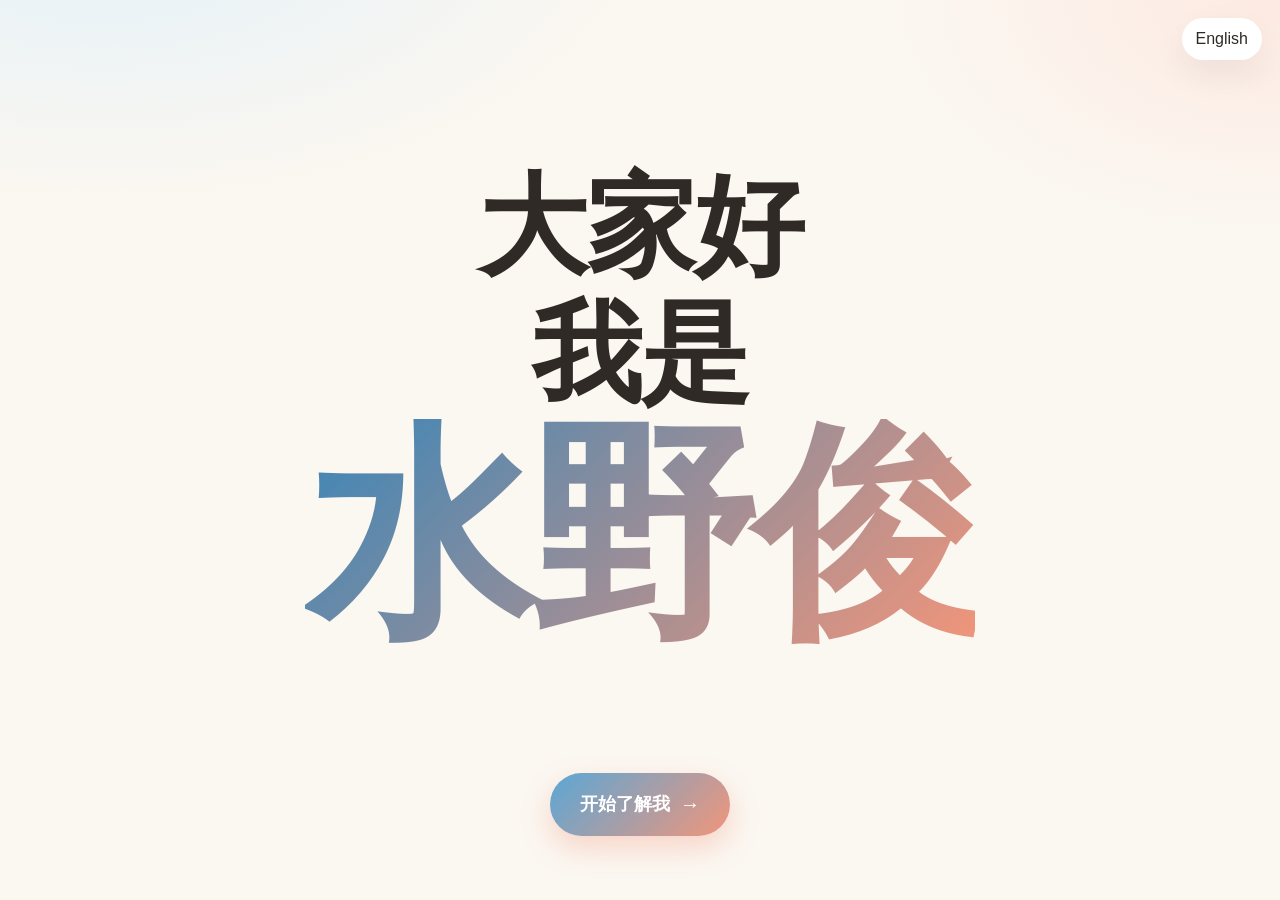
<file: index.html>
<!DOCTYPE html>
<html lang="zh-CN">
<head>
  <meta charset="UTF-8">
  <meta name="viewport" content="width=device-width, initial-scale=1.0">
  <title>水野俊 · Mizuno Rain</title>
  <link rel="stylesheet" href="css/styles.css">
</head>
<body>
  <main class="splash">
    <h1 class="splash-title">
      <span class="splash-line" data-i18n="splashLine1"></span>
      <span class="splash-line" data-i18n="splashLine2"></span>
      <span class="splash-line splash-name" data-i18n="splashLine3"></span>
    </h1>
    <a class="splash-btn" href="about.html" data-transition="v" data-i18n="splashBtn"></a>
  </main>
  <script src="js/main.js"></script>
</body>
</html>
</file>
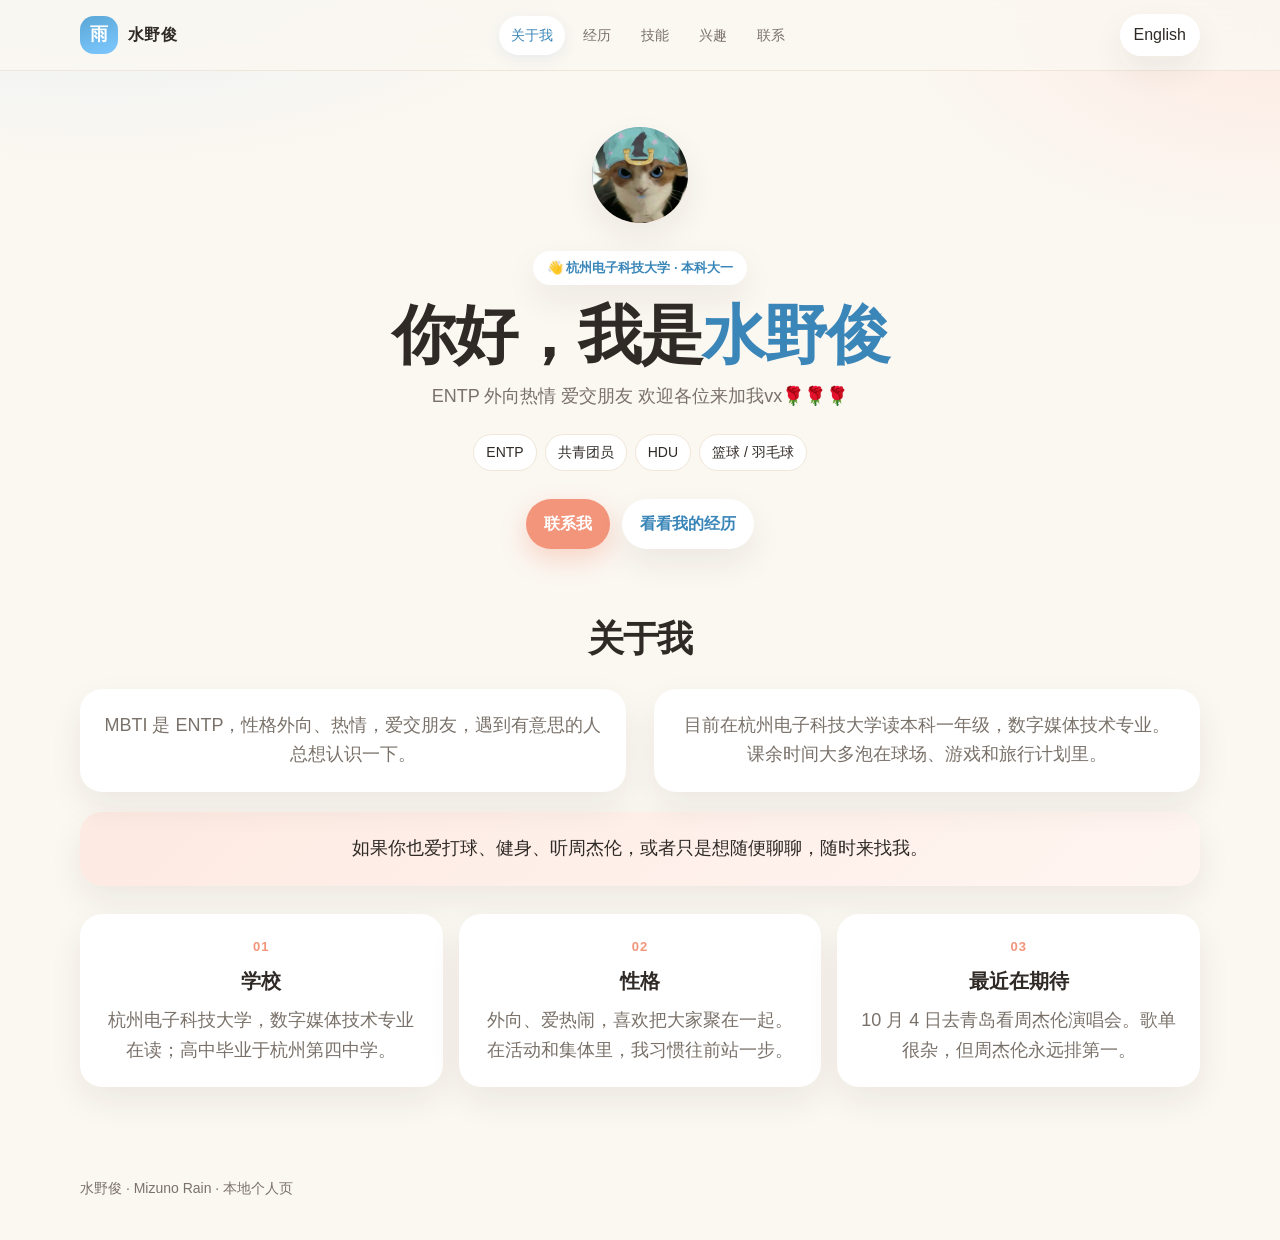
<file: about.html>
<!DOCTYPE html>
<html lang="zh-CN">
<head>
  <meta charset="UTF-8">
  <meta name="viewport" content="width=device-width, initial-scale=1.0">
  <title>关于我 · 水野俊</title>
  <link rel="stylesheet" href="css/styles.css">
</head>
<body>
  <main class="shell hero enter-v">
    <div class="hero-head">
      <div class="avatar-wrap">
        <img data-local src="images/avatar.jpg" alt="">
      </div>
      <div class="hero-text">
        <p class="eyebrow" data-i18n="homeEyebrow"></p>
        <h1 data-i18n="homeTitle"></h1>
        <p class="lead" data-i18n="homeLead"></p>
        <div class="tags">
          <span class="tag" data-i18n="tag1"></span>
          <span class="tag" data-i18n="tag2"></span>
          <span class="tag" data-i18n="tag3"></span>
          <span class="tag" data-i18n="tag4"></span>
        </div>
        <div class="actions">
          <a class="btn btn-primary" href="contact.html" data-i18n="ctaContact"></a>
          <a class="btn btn-ghost" href="experience.html" data-i18n="ctaExp"></a>
        </div>
      </div>
    </div>

    <section style="margin-top: 60px">
      <h2 data-i18n="aboutTitle"></h2>
      <div class="split even" style="margin-top: 20px">
        <article class="card">
          <p class="muted" data-i18n="aboutP1"></p>
        </article>
        <article class="card">
          <p class="muted" data-i18n="aboutP2"></p>
        </article>
      </div>
      <div class="highlight">
        <p data-i18n="aboutP3"></p>
      </div>
    </section>

    <div class="cards three" style="margin-top: 12px">
      <article class="card">
        <p class="kicker">01</p>
        <h3 data-i18n="fact1Title"></h3>
        <p class="muted" data-i18n="fact1Body"></p>
      </article>
      <article class="card">
        <p class="kicker">02</p>
        <h3 data-i18n="fact2Title"></h3>
        <p class="muted" data-i18n="fact2Body"></p>
      </article>
      <article class="card">
        <p class="kicker">03</p>
        <h3 data-i18n="fact3Title"></h3>
        <p class="muted" data-i18n="fact3Body"></p>
      </article>
    </div>
  </main>
  <script src="js/main.js"></script>
</body>
</html>
</file>
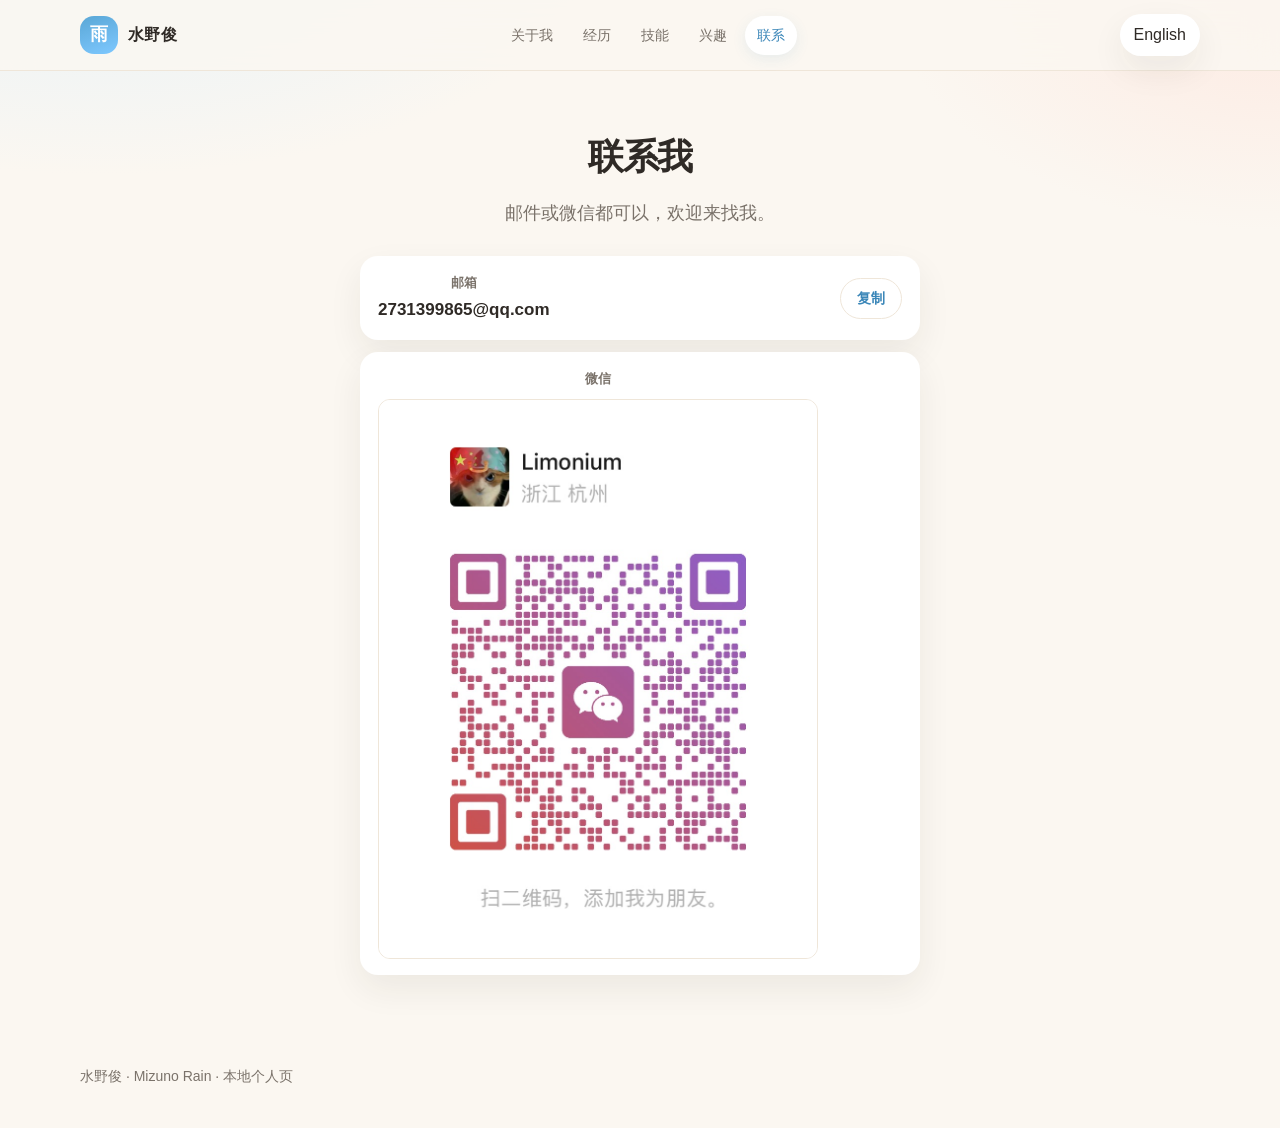
<file: contact.html>
<!DOCTYPE html>
<html lang="zh-CN">
<head>
  <meta charset="UTF-8">
  <meta name="viewport" content="width=device-width, initial-scale=1.0">
  <title>联系 · 水野俊</title>
  <link rel="stylesheet" href="css/styles.css">
</head>
<body>
  <main class="shell page">
    <h2 data-i18n="contactTitle"></h2>
    <p class="lead" data-i18n="contactLead"></p>
    <div class="contact-list" style="margin-top: 28px">
      <div class="contact-item">
        <div class="contact-info">
          <strong data-i18n="emailLabel"></strong>
          <a class="contact-value" href="mailto:2731399865@qq.com">2731399865@qq.com</a>
        </div>
        <button class="copy-btn" type="button" data-copy="2731399865@qq.com" data-i18n="copyBtn"></button>
      </div>
      <div class="contact-item">
        <div class="contact-info">
          <strong data-i18n="wechatLabel"></strong>
          <img class="wechat-qr" data-local src="images/wechat-qr.jpg" alt="微信二维码">
          <p class="qr-hint" data-i18n="wechatQRHint"></p>
        </div>
      </div>
    </div>
  </main>
  <script src="js/main.js"></script>
</body>
</html>
</file>
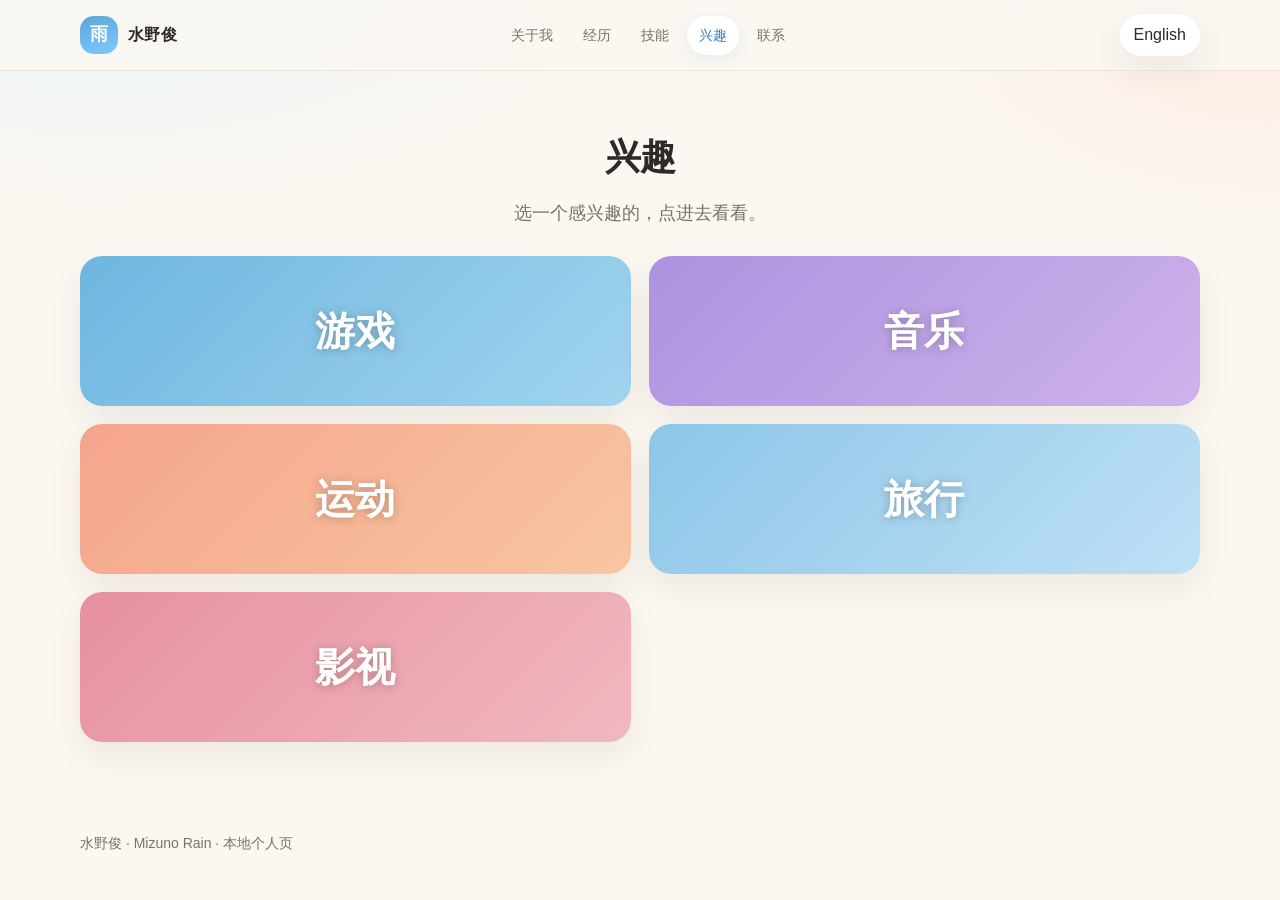
<file: interests.html>
<!DOCTYPE html>
<html lang="zh-CN">
<head>
  <meta charset="UTF-8">
  <meta name="viewport" content="width=device-width, initial-scale=1.0">
  <title>兴趣 · 水野俊</title>
  <link rel="stylesheet" href="css/styles.css">
</head>
<body>
  <main class="shell page enter-h">
    <h2 data-i18n="hobbyTitle"></h2>
    <p class="lead" data-i18n="hobbyLead"></p>
    <div class="interest-grid">
      <a class="interest-tile tile-game" href="game.html" data-transition data-i18n="hobbyGameTitle"></a>
      <a class="interest-tile tile-music" href="music.html" data-transition data-i18n="hobbyMusicTitle"></a>
      <a class="interest-tile tile-sport" href="sport.html" data-transition data-i18n="hobbySportTitle"></a>
      <a class="interest-tile tile-travel" href="travel.html" data-transition data-i18n="hobbyTravelTitle"></a>
      <a class="interest-tile tile-movie" href="movie.html" data-transition data-i18n="hobbyMovieTitle"></a>
    </div>
  </main>
  <script src="js/main.js"></script>
</body>
</html>
</file>
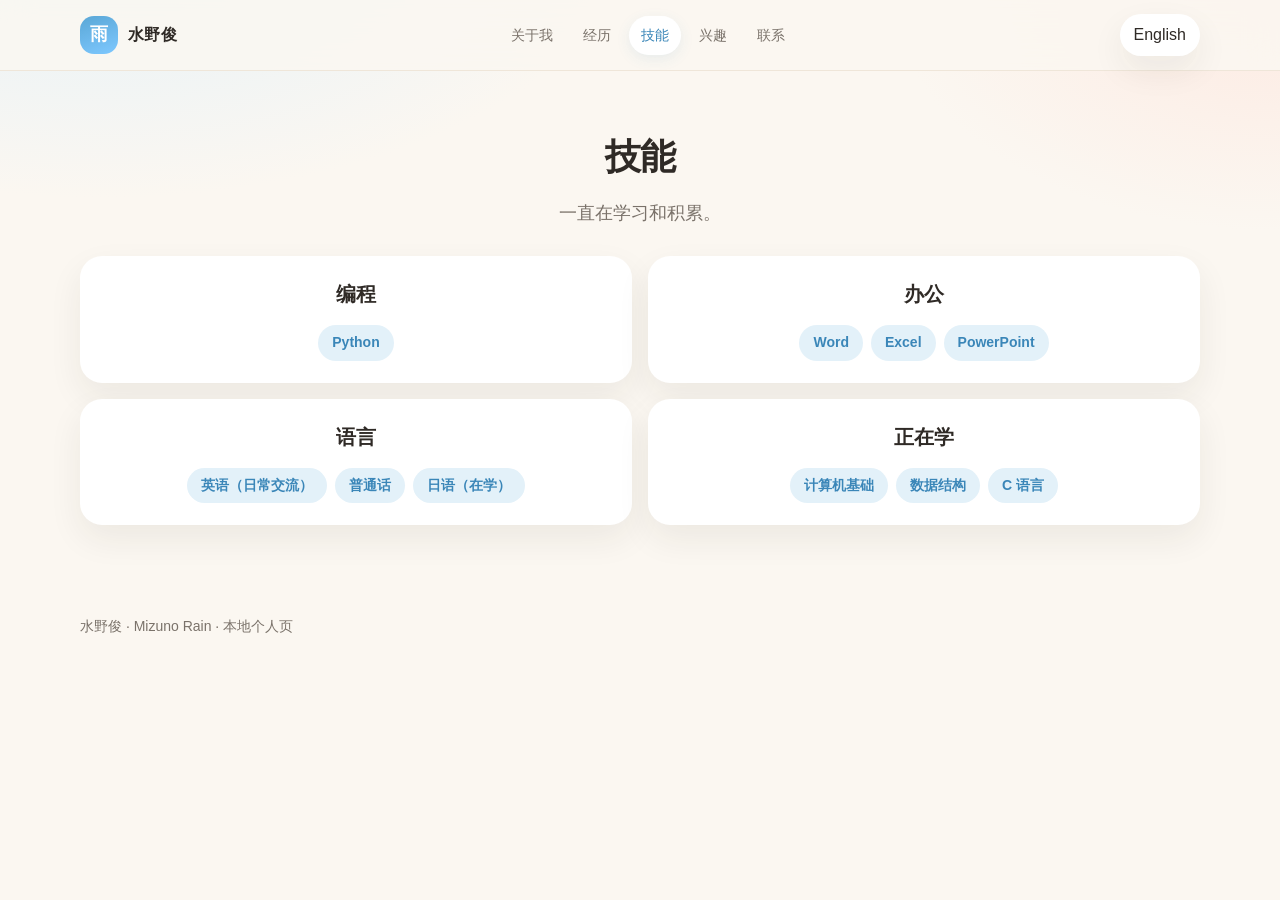
<file: skills.html>
<!DOCTYPE html>
<html lang="zh-CN">
<head>
  <meta charset="UTF-8">
  <meta name="viewport" content="width=device-width, initial-scale=1.0">
  <title>技能 · 水野俊</title>
  <link rel="stylesheet" href="css/styles.css">
</head>
<body>
  <main class="shell page">
    <h2 data-i18n="skillsTitle"></h2>
    <p class="lead" data-i18n="skillsLead"></p>

    <!-- 技能目前是占位内容：改这里面的文字即可，想要换语言就在 js/main.js 里同步改中英文 -->
    <div class="skills-grid" style="margin-top: 28px">
      <article class="card skill-cat">
        <h3 data-i18n="skCatProg"></h3>
        <div class="skill-pills">
          <span class="skill-pill">Python</span>
        </div>
      </article>
      <article class="card skill-cat">
        <h3 data-i18n="skCatOffice"></h3>
        <div class="skill-pills">
          <span class="skill-pill">Word</span>
          <span class="skill-pill">Excel</span>
          <span class="skill-pill">PowerPoint</span>
        </div>
      </article>
      <article class="card skill-cat">
        <h3 data-i18n="skCatLang"></h3>
        <div class="skill-pills">
          <span class="skill-pill" data-i18n="skEnglish"></span>
          <span class="skill-pill" data-i18n="skMandarin"></span>
          <span class="skill-pill" data-i18n="skJapanese"></span>
        </div>
      </article>
      <article class="card skill-cat">
        <h3 data-i18n="skCatLearn"></h3>
        <div class="skill-pills">
          <span class="skill-pill" data-i18n="skCsbase"></span>
          <span class="skill-pill" data-i18n="skDs"></span>
          <span class="skill-pill" data-i18n="skC"></span>
        </div>
      </article>
    </div>
  </main>
  <script src="js/main.js"></script>
</body>
</html>
</file>
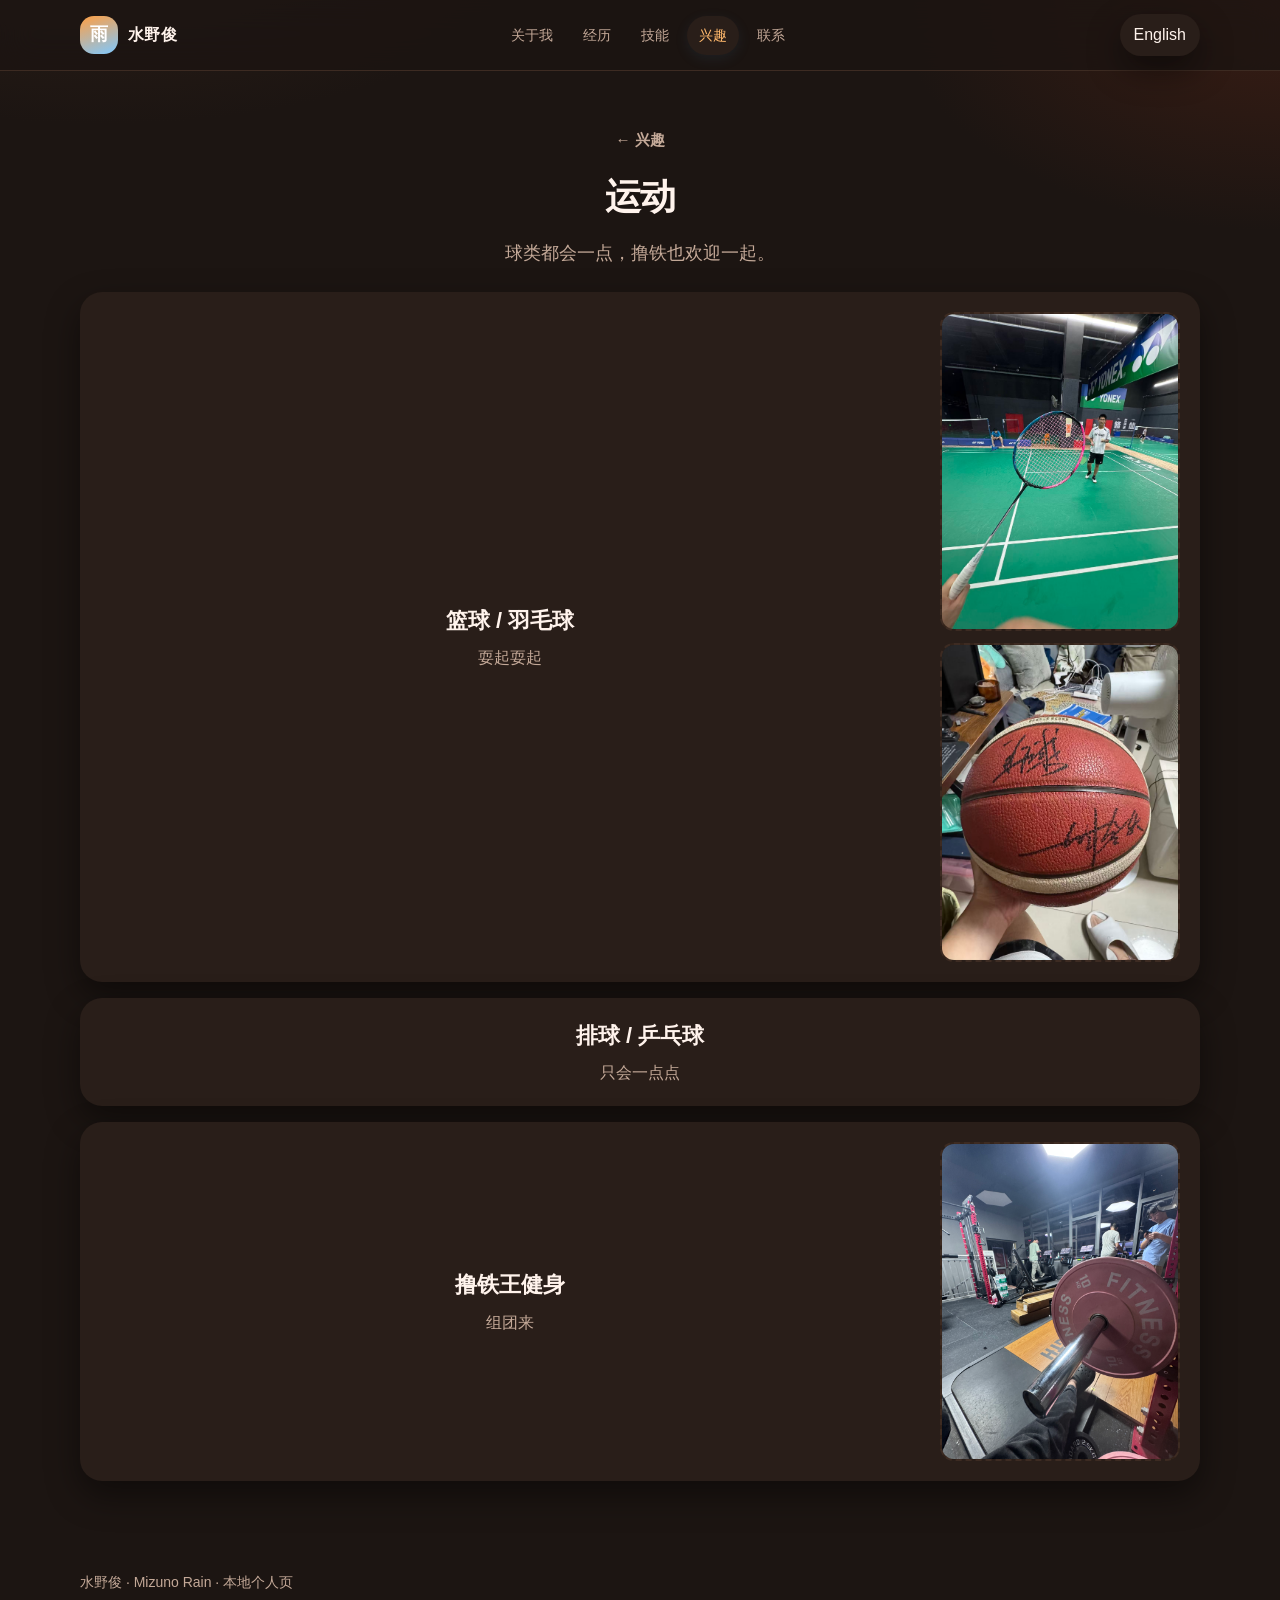
<file: sport.html>
<!DOCTYPE html>
<html lang="zh-CN">
<head>
  <meta charset="UTF-8">
  <meta name="viewport" content="width=device-width, initial-scale=1.0">
  <title>运动 · 水野俊</title>
  <link rel="stylesheet" href="css/styles.css">
</head>
<body class="theme-sport">
  <main class="shell page enter-h">
    <a class="back-link" href="interests.html" data-transition data-i18n="backLink"></a>
    <h2 data-i18n="sportTitle"></h2>
    <p class="lead" data-i18n="sportLead"></p>
    <div class="item-list">
      <div class="item-card">
        <div class="item-text">
          <h3 data-i18n="sportI1Title"></h3>
          <p class="muted" data-i18n="sportI1Body"></p>
        </div>
        <div class="item-photos">
          <div class="item-photo">
            <img data-local src="images/sport-1.jpg" alt="">
            <p data-i18n="sportI1Photo"></p>
          </div>
          <div class="item-photo">
            <img data-local src="images/sport-1b.jpg" alt="">
            <p data-i18n="sportI1Photo2"></p>
          </div>
        </div>
      </div>
      <div class="item-card item-card--text">
        <div class="item-text">
          <h3 data-i18n="sportI2Title"></h3>
          <p class="muted" data-i18n="sportI2Body"></p>
        </div>
      </div>
      <div class="item-card">
        <div class="item-text">
          <h3 data-i18n="sportI3Title"></h3>
          <p class="muted" data-i18n="sportI3Body"></p>
        </div>
        <div class="item-photo">
          <img data-local src="images/sport-3.jpg" alt="">
          <p data-i18n="sportI3Photo"></p>
        </div>
      </div>
    </div>
  </main>
  <script src="js/main.js"></script>
</body>
</html>
</file>
<file: css/styles.css>
:root {
  --bg: #fbf7f1;        /* 奶白底 */
  --topbar-bg: rgba(251, 247, 241, 0.85);
  --paper: #ffffff;
  --ink: #2f2a26;
  --muted: #7a726a;
  --line: #efe6d9;
  --sky: #5aa7d6;       /* 天蓝 */
  --sky-deep: #3a86b8;
  --sky-soft: #e3f1f9;
  --coral: #f2957a;     /* 浅珊瑚 */
  --coral-soft: #fdeae2;
  --shadow: 0 14px 34px rgba(47, 42, 26, 0.07);
  --shadow-strong: 0 18px 44px rgba(47, 42, 26, 0.12);
  --radius: 22px;
}

* {
  box-sizing: border-box;
  margin: 0;
  padding: 0;
}

html,
body {
  min-height: 100%;
}

body {
  font-family: "Segoe UI", "PingFang SC", "Microsoft YaHei", "Noto Sans SC", sans-serif;
  color: var(--ink);
  background:
    radial-gradient(900px 480px at 8% -10%, var(--sky-soft), transparent 60%),
    radial-gradient(700px 420px at 100% 0%, var(--coral-soft), transparent 55%),
    var(--bg);
  line-height: 1.65;
  -webkit-font-smoothing: antialiased;
}

a {
  color: inherit;
  text-decoration: none;
}

img {
  max-width: 100%;
  display: block;
}

.shell {
  width: min(1120px, calc(100% - 32px));
  margin: 0 auto;
}

/* 顶部导航 */
.topbar {
  position: sticky;
  top: 0;
  z-index: 20;
  backdrop-filter: blur(16px);
  background: var(--topbar-bg);
  border-bottom: 1px solid var(--line);
}

.topbar-inner {
  display: flex;
  align-items: center;
  justify-content: space-between;
  gap: 16px;
  padding: 14px 0;
}

.brand {
  display: flex;
  align-items: center;
  gap: 10px;
  font-weight: 700;
  letter-spacing: 0.02em;
}

.mark {
  width: 38px;
  height: 38px;
  border-radius: 14px;
  display: grid;
  place-items: center;
  background: linear-gradient(160deg, var(--sky), #7ec8ff);
  color: white;
  font-size: 18px;
}

nav {
  display: flex;
  flex-wrap: wrap;
  gap: 6px;
}

nav a {
  padding: 8px 12px;
  border-radius: 999px;
  color: var(--muted);
  font-size: 14px;
}

nav a:hover,
nav a.active {
  background: var(--paper);
  color: var(--sky-deep);
  box-shadow: 0 4px 14px rgba(58, 134, 184, 0.10);
}

.lang-switch {
  border: 0;
  background: var(--paper);
  color: var(--ink);
  border-radius: 999px;
  padding: 8px 14px;
  cursor: pointer;
  font: inherit;
  box-shadow: var(--shadow);
  transition: 0.2s;
}

.lang-switch:hover {
  box-shadow: var(--shadow-strong);
}

.hero,
.page {
  padding: 56px 0 72px;
}

.split {
  display: grid;
  grid-template-columns: 1.2fr 0.8fr;
  gap: 28px;
  align-items: center;
}

.eyebrow {
  display: inline-flex;
  align-items: center;
  gap: 8px;
  background: var(--paper);
  color: var(--sky-deep);
  padding: 6px 14px;
  border-radius: 999px;
  font-size: 13px;
  font-weight: 600;
  margin-bottom: 16px;
  box-shadow: var(--shadow);
}

h1 {
  font-size: clamp(36px, 6vw, 64px);
  line-height: 1.08;
  letter-spacing: -0.03em;
  margin-bottom: 12px;
}

h1 span {
  color: var(--sky-deep);
}

h2 {
  font-size: clamp(26px, 4vw, 36px);
  letter-spacing: -0.03em;
  margin-bottom: 12px;
}

.lead,
.muted {
  color: var(--muted);
  font-size: 18px;
  max-width: 52ch;
}

.tags {
  display: flex;
  flex-wrap: wrap;
  gap: 8px;
  margin: 22px 0 28px;
}

.tag {
  background: var(--paper);
  border: 1px solid var(--line);
  border-radius: 999px;
  padding: 6px 12px;
  font-size: 14px;
}

.actions {
  display: flex;
  flex-wrap: wrap;
  gap: 12px;
}

.btn {
  display: inline-flex;
  align-items: center;
  justify-content: center;
  padding: 12px 18px;
  border-radius: 999px;
  font-weight: 700;
  transition: 0.2s;
}

.btn-primary {
  background: var(--coral);
  color: white;
  box-shadow: 0 10px 24px rgba(242, 149, 122, 0.35);
}

.btn-primary:hover {
  transform: translateY(-1px);
  box-shadow: 0 14px 30px rgba(242, 149, 122, 0.45);
}

.btn-ghost {
  background: var(--paper);
  color: var(--sky-deep);
  box-shadow: var(--shadow);
}

.btn-ghost:hover {
  transform: translateY(-1px);
  box-shadow: var(--shadow-strong);
}

.hero-head {
  display: flex;
  align-items: center;
  gap: 28px;
}

.avatar-wrap {
  width: 96px;
  height: 96px;
  border-radius: 50%;
  background: linear-gradient(160deg, #8fd0ff, #ffb199);
  box-shadow: var(--shadow);
  position: relative;
  overflow: hidden;
  flex-shrink: 0;
}

.avatar-wrap img {
  position: absolute;
  inset: 0;
  width: 100%;
  height: 100%;
  object-fit: cover;
}

.has-photo > p {
  display: none;
}

.cards,
.timeline,
.photo-grid,
.skills-grid {
  display: grid;
  gap: 16px;
}

.cards.three {
  grid-template-columns: repeat(3, 1fr);
}

.cards.two,
.split.even {
  grid-template-columns: 1fr 1fr;
}

.card,
.slot {
  background: var(--paper);
  border-radius: var(--radius);
  padding: 22px;
  box-shadow: var(--shadow);
}

.card h3,
.slot h3 {
  margin-bottom: 8px;
  font-size: 20px;
}

.school-title {
  display: flex;
  align-items: center;
  gap: 12px;
}

.school-logo {
  width: 34px;
  height: 34px;
  border-radius: 50%;
  background: linear-gradient(160deg, var(--sky), var(--coral));
  flex-shrink: 0;
  position: relative;
  overflow: hidden;
}

.school-logo img {
  position: absolute;
  inset: 0;
  width: 100%;
  height: 100%;
  object-fit: cover;
}

.section-label {
  font-size: 22px;
  letter-spacing: -0.01em;
  display: flex;
  align-items: center;
  gap: 10px;
}

.section-label::before {
  content: "";
  width: 9px;
  height: 9px;
  border-radius: 50%;
  background: var(--coral);
  flex-shrink: 0;
}

.kicker {
  color: var(--coral);
  font-size: 13px;
  font-weight: 700;
  letter-spacing: 0.08em;
  text-transform: uppercase;
  margin-bottom: 8px;
}

.timeline .card {
  position: relative;
  padding-left: 28px;
}

.timeline .card::before {
  content: "";
  position: absolute;
  left: 12px;
  top: 26px;
  width: 10px;
  height: 10px;
  border-radius: 50%;
  background: var(--sky);
}

.photo-grid {
  grid-template-columns: repeat(3, 1fr);
}

.slot {
  min-height: 220px;
  border: 2px dashed #cfe3f0;
  background: linear-gradient(180deg, #fff, #f1f7fb);
  display: flex;
  flex-direction: column;
  justify-content: flex-end;
  position: relative;
  overflow: hidden;
}

.slot img {
  position: absolute;
  inset: 0;
  width: 100%;
  height: 100%;
  object-fit: cover;
}

.slot p {
  position: relative;
  color: var(--muted);
  font-size: 14px;
  text-shadow: 0 1px 4px rgba(255, 255, 255, 0.8);
}

/* 技能 */
.skills-grid {
  grid-template-columns: 1fr 1fr;
}

.skill-cat h3 {
  margin-bottom: 14px;
}

.skill-pills {
  display: flex;
  flex-wrap: wrap;
  gap: 8px;
}

.skill-pill {
  background: var(--sky-soft);
  color: var(--sky-deep);
  border-radius: 999px;
  padding: 6px 14px;
  font-size: 14px;
  font-weight: 600;
}

/* 关于页高亮 */
.highlight {
  background: linear-gradient(135deg, var(--coral-soft), #fff5f0);
  border-radius: var(--radius);
  padding: 22px 24px;
  margin: 20px 0 28px;
  box-shadow: var(--shadow);
}

.highlight p {
  font-size: 18px;
}

/* 联系 */
.contact-list {
  display: grid;
  gap: 12px;
  max-width: 560px;
}

.contact-item {
  display: flex;
  align-items: center;
  justify-content: space-between;
  gap: 12px;
  background: var(--paper);
  border-radius: 18px;
  padding: 16px 18px;
  box-shadow: var(--shadow);
}

.contact-info {
  display: flex;
  flex-direction: column;
  gap: 2px;
  min-width: 0;
}

.contact-info strong {
  font-size: 13px;
  color: var(--muted);
  font-weight: 600;
}

.contact-value {
  font-size: 17px;
  font-weight: 600;
  word-break: break-all;
}

.wechat-qr {
  display: block;
  width: auto;
  max-width: 440px;
  height: auto;
  border: 1px solid var(--line);
  border-radius: 12px;
  margin-top: 8px;
  background: #fff;
}

.qr-hint {
  font-size: 13px;
  color: var(--muted);
  margin-top: 6px;
}

.copy-btn {
  flex-shrink: 0;
  border: 1px solid var(--line);
  background: var(--paper);
  color: var(--sky-deep);
  border-radius: 999px;
  padding: 8px 16px;
  cursor: pointer;
  font: inherit;
  font-weight: 600;
  font-size: 14px;
  transition: 0.2s;
}

.copy-btn:hover {
  background: var(--sky-soft);
}

footer {
  padding: 18px 0 40px;
  color: var(--muted);
  font-size: 14px;
}

/* 落地页 */
.splash {
  min-height: 100vh;
  display: flex;
  flex-direction: column;
  align-items: center;
  padding: 40px 24px 64px;
  position: relative;
  overflow: hidden;
}

.splash-title {
  margin: auto 0;
  display: flex;
  flex-direction: column;
  align-items: center;
  text-align: center;
  gap: 6px;
}

.splash-line {
  font-size: clamp(48px, 11vw, 110px);
  line-height: 1.1;
  font-weight: 700;
  letter-spacing: -0.02em;
  color: var(--ink);
}

.splash-name {
  font-size: clamp(80px, 22vw, 230px);
  line-height: 1;
  letter-spacing: -0.03em;
  background: linear-gradient(135deg, var(--sky-deep), var(--coral));
  -webkit-background-clip: text;
  background-clip: text;
  -webkit-text-fill-color: transparent;
}

.splash-btn {
  display: inline-flex;
  align-items: center;
  gap: 10px;
  padding: 15px 30px;
  border-radius: 999px;
  font-size: 18px;
  font-weight: 700;
  color: white;
  background: linear-gradient(135deg, var(--sky), var(--coral));
  box-shadow: 0 12px 28px rgba(242, 149, 122, 0.35);
  transition: transform 0.25s, box-shadow 0.25s;
}

.splash-btn::after {
  content: "→";
  font-size: 20px;
  transition: transform 0.25s;
}

.splash-btn:hover {
  transform: translateY(-3px);
  box-shadow: 0 18px 38px rgba(242, 149, 122, 0.5);
}

.splash-btn:hover::after {
  transform: translateX(5px);
}

.lang-switch-float {
  position: fixed;
  top: 18px;
  right: 18px;
  z-index: 30;
}

/* 复制提示 */
#toast {
  position: fixed;
  left: 50%;
  bottom: 28px;
  transform: translate(-50%, 16px);
  background: var(--ink);
  color: #fff;
  padding: 10px 18px;
  border-radius: 999px;
  font-size: 14px;
  opacity: 0;
  pointer-events: none;
  transition: 0.25s;
  z-index: 99;
}

#toast.show {
  opacity: 1;
  transform: translate(-50%, 0);
}

@media (max-width: 860px) {
  .split,
  .cards.three,
  .cards.two,
  .photo-grid,
  .skills-grid {
    grid-template-columns: 1fr;
  }

  .topbar-inner {
    flex-wrap: wrap;
  }

  nav {
    width: 100%;
    order: 3;
  }

  .hero-head {
    flex-direction: column;
    align-items: center;
    text-align: center;
    gap: 20px;
  }

  .hero-head .lead {
    margin-left: auto;
    margin-right: auto;
  }

  .hero-head .tags,
  .hero-head .actions {
    justify-content: center;
  }
}

/* ===== 兴趣子页 ===== */
.interest-grid {
  display: grid;
  grid-template-columns: repeat(2, 1fr);
  gap: 18px;
  margin-top: 28px;
}

.interest-tile {
  display: flex;
  align-items: center;
  justify-content: center;
  min-height: 150px;
  border-radius: var(--radius);
  font-size: clamp(28px, 4vw, 40px);
  font-weight: 700;
  letter-spacing: 0.02em;
  color: #fff;
  text-shadow: 0 1px 8px rgba(47, 42, 26, 0.3);
  box-shadow: var(--shadow);
  position: relative;
  overflow: hidden;
  transition: transform 0.25s, box-shadow 0.25s;
}

.interest-tile::after {
  content: "→";
  position: absolute;
  right: 26px;
  font-size: 30px;
  text-shadow: 0 1px 8px rgba(47, 42, 26, 0.3);
  opacity: 0;
  transform: translateX(-10px);
  transition: opacity 0.25s, transform 0.25s;
}

.interest-tile:hover {
  transform: translateY(-5px) scale(1.02);
  box-shadow: var(--shadow-strong);
}

.interest-tile:hover::after {
  opacity: 1;
  transform: translateX(0);
}

.tile-game { background: linear-gradient(135deg, #6fb6e0, #a0d4ee); }
.tile-music { background: linear-gradient(135deg, #ad93e0, #cdb2ea); }
.tile-sport { background: linear-gradient(135deg, #f5a48c, #f8c6a0); }
.tile-travel { background: linear-gradient(135deg, #8cc6e8, #bfe0f5); }
.tile-movie { background: linear-gradient(135deg, #e890a0, #f0b8c0); }

/* 返回链接 */
.back-link {
  display: inline-flex;
  align-items: center;
  gap: 6px;
  color: var(--muted);
  font-size: 15px;
  font-weight: 600;
  margin-bottom: 14px;
  transition: color 0.2s;
}

.back-link:hover {
  color: var(--sky-deep);
}

/* 子页项目卡片 + 照片位 */
.item-list {
  display: grid;
  gap: 16px;
  margin-top: 24px;
}

.item-card {
  display: grid;
  grid-template-columns: 1fr 240px;
  gap: 20px;
  align-items: center;
  background: var(--paper);
  border-radius: var(--radius);
  padding: 20px;
  box-shadow: var(--shadow);
}

.item-card h3 {
  font-size: 22px;
  margin-bottom: 6px;
}

.item-card .muted {
  font-size: 16px;
}

.item-card--text {
  grid-template-columns: 1fr;
}

.item-photos {
  display: grid;
  gap: 12px;
}

.item-photo {
  position: relative;
  min-height: 150px;
  border: 2px dashed var(--line);
  border-radius: 14px;
  background: linear-gradient(180deg, var(--paper), var(--sky-soft));
  overflow: hidden;
}

.item-photo.has-photo {
  min-height: 0;
}

.item-photo img {
  display: block;
  width: 100%;
  height: auto;
}

.item-photo p {
  position: absolute;
  bottom: 10px;
  left: 12px;
  font-size: 13px;
  color: var(--muted);
}

/* 页面切换动效 */
main {
  animation: pageFadeIn 0.35s ease;
}

/* 退出方向：v=上下（首页）、h=左右（兴趣） */
body.page-leave-v main {
  animation: pageLeaveV 0.3s ease forwards;
}

body.page-leave-h main {
  animation: pageLeaveH 0.3s ease forwards;
}

/* 进入方向 */
main.enter-v {
  animation: pageEnterV 0.45s ease;
}

main.enter-h {
  animation: pageEnterH 0.45s ease;
}

@keyframes pageFadeIn {
  from { opacity: 0; }
  to { opacity: 1; }
}

@keyframes pageLeaveV {
  to { opacity: 0; transform: translateY(-48px); }
}

@keyframes pageEnterV {
  from { opacity: 0; transform: translateY(48px); }
  to { opacity: 1; transform: translateY(0); }
}

@keyframes pageLeaveH {
  to { opacity: 0; transform: translateX(-48px); }
}

@keyframes pageEnterH {
  from { opacity: 0; transform: translateX(48px); }
  to { opacity: 1; transform: translateX(0); }
}

/* ===== 主题配色 ===== */
.theme-game {
  --bg: #0d1520;
  --topbar-bg: rgba(13, 21, 32, 0.8);
  --paper: #16202e;
  --ink: #eaf2ff;
  --muted: #96a8c0;
  --line: #25344a;
  --sky: #22d3ee;
  --sky-deep: #7df0ff;
  --sky-soft: #0e2836;
  --coral: #ff5ca8;
  --coral-soft: #33182b;
  --shadow: 0 14px 34px rgba(0, 0, 0, 0.45);
  --shadow-strong: 0 18px 44px rgba(0, 0, 0, 0.6);
}

.theme-music {
  --bg: #160f24;
  --topbar-bg: rgba(22, 15, 36, 0.8);
  --paper: #201532;
  --ink: #f4ecff;
  --muted: #a998c4;
  --line: #35264f;
  --sky: #a78bfa;
  --sky-deep: #c4b5fd;
  --sky-soft: #251a3d;
  --coral: #f0a6ca;
  --coral-soft: #351a2f;
  --shadow: 0 14px 34px rgba(0, 0, 0, 0.45);
  --shadow-strong: 0 18px 44px rgba(0, 0, 0, 0.6);
}

.theme-sport {
  --bg: #1c1512;
  --topbar-bg: rgba(28, 21, 18, 0.8);
  --paper: #291e19;
  --ink: #fff3ec;
  --muted: #c4a998;
  --line: #3d2b22;
  --sky: #ff9f43;
  --sky-deep: #ffb86c;
  --sky-soft: #33231a;
  --coral: #ff6b4a;
  --coral-soft: #3a1d14;
  --shadow: 0 14px 34px rgba(0, 0, 0, 0.45);
  --shadow-strong: 0 18px 44px rgba(0, 0, 0, 0.6);
}

.theme-travel {
  --bg: #eaf4fb;
  --topbar-bg: rgba(234, 244, 251, 0.85);
  --paper: #ffffff;
  --ink: #17354a;
  --muted: #5a7a8f;
  --line: #cfe4f0;
  --sky: #2a9df4;
  --sky-deep: #1c7ec9;
  --sky-soft: #dff0fb;
  --coral: #ff9a76;
  --coral-soft: #ffe8dc;
  --shadow: 0 14px 34px rgba(23, 53, 74, 0.10);
  --shadow-strong: 0 18px 44px rgba(23, 53, 74, 0.16);
}

.theme-movie {
  --bg: #1c1216;
  --topbar-bg: rgba(28, 18, 22, 0.8);
  --paper: #291820;
  --ink: #fff0f0;
  --muted: #c4a0a8;
  --line: #3d2430;
  --sky: #e88aa0;
  --sky-deep: #f0a8b8;
  --sky-soft: #331a24;
  --coral: #e87860;
  --coral-soft: #3a1c20;
  --shadow: 0 14px 34px rgba(0, 0, 0, 0.45);
  --shadow-strong: 0 18px 44px rgba(0, 0, 0, 0.6);
}

/* 子页移动端 */
@media (max-width: 860px) {
  .interest-grid {
    grid-template-columns: 1fr;
  }

  .item-card {
    grid-template-columns: 1fr;
  }
}

/* ===== 全站内容居中 ===== */
.hero,
.page {
  text-align: center;
}

.hero-head {
  flex-direction: column;
}

.lead,
.muted {
  margin-left: auto;
  margin-right: auto;
}

.tags,
.actions,
.skill-pills,
.school-title {
  justify-content: center;
}

.contact-list {
  margin-left: auto;
  margin-right: auto;
}

.wechat-qr {
  margin-left: auto;
  margin-right: auto;
}
</file>
